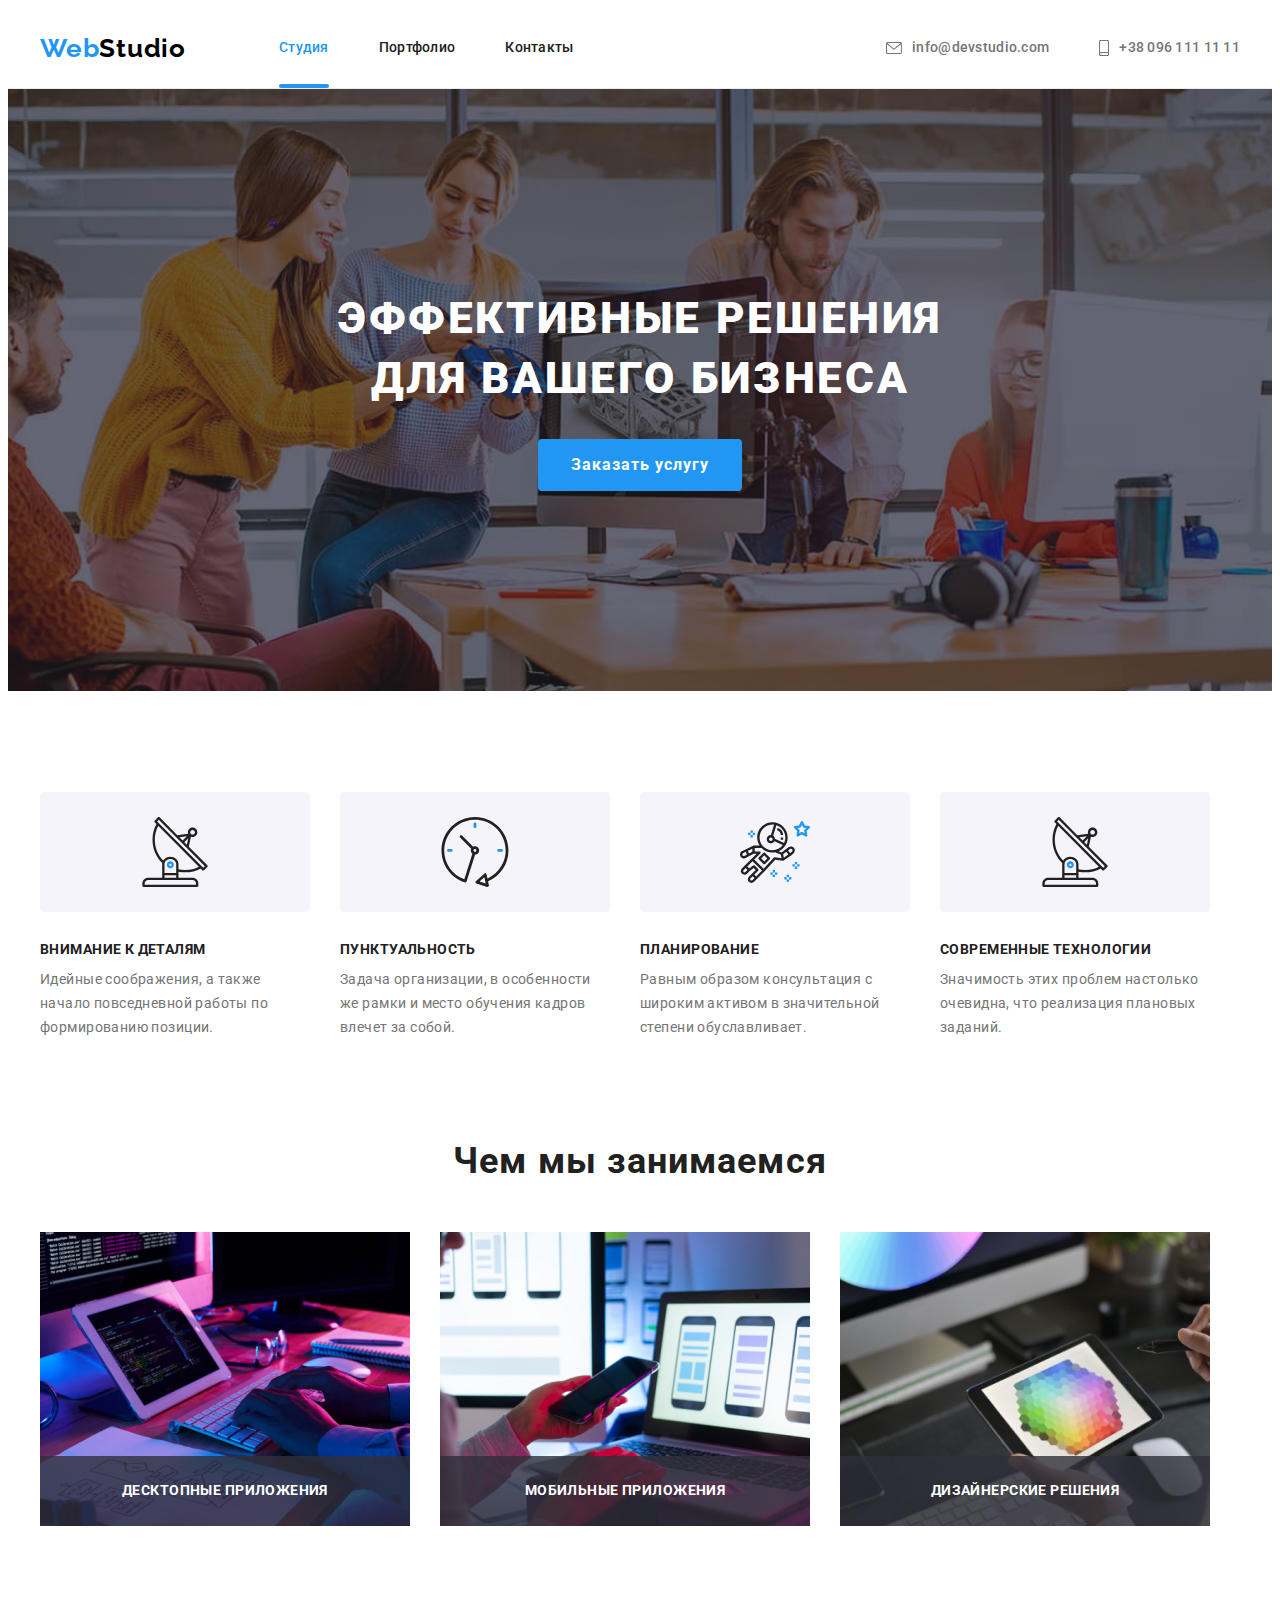
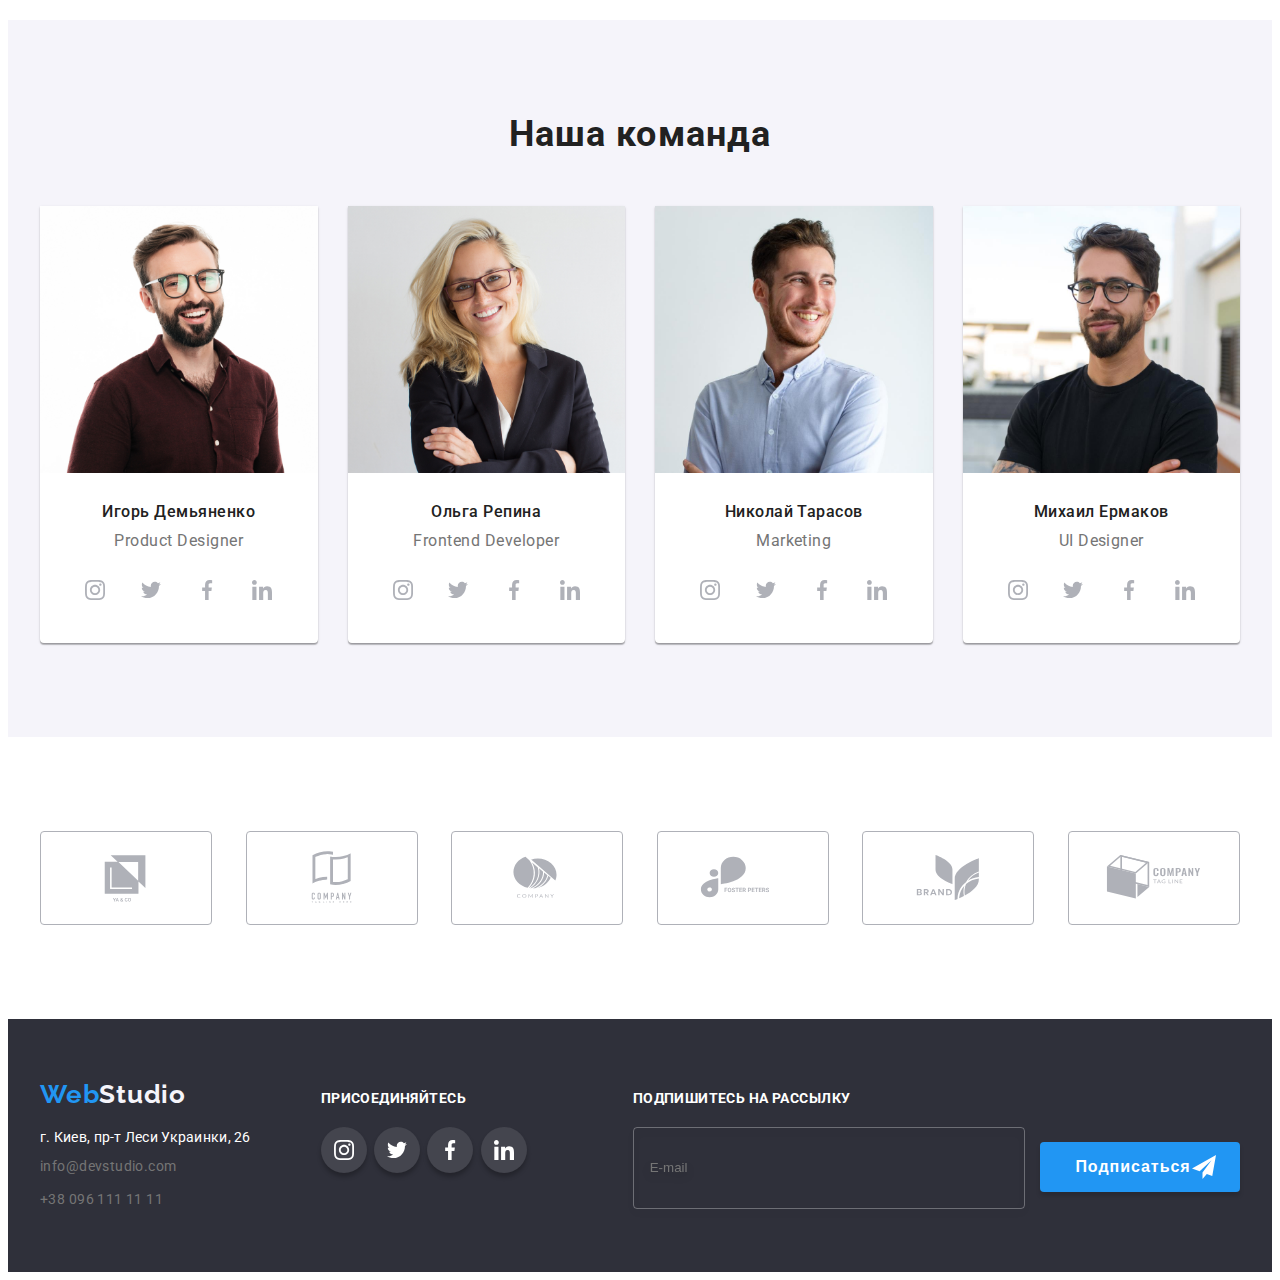
<file: index.html>
<!DOCTYPE html>
<html lang="ru">
<head>
    <meta charset="UTF-8">
    <meta http-equiv="X-UA-Compatible" content="IE=edge">
    <meta name="viewport" content="width=device-width, initial-scale=1.0">
    <title>WebStudio</title>
    <link rel="preconnect" href="https://fonts.googleapis.com">
    <link rel="preconnect" href="https://fonts.gstatic.com" crossorigin>
    <link href="https://fonts.googleapis.com/css2?family=Raleway:wght@700&family=Roboto:wght@400;500;700;900&display=swap"
        rel="stylesheet">
    <link rel="stylesheet" href="https://cdnjs.cloudflare.com/ajax/libs/modern-normalize/1.1.0/modern-normalize.min.css"
        integrity="sha512-wpPYUAdjBVSE4KJnH1VR1HeZfpl1ub8YT/NKx4PuQ5NmX2tKuGu6U/JRp5y+Y8XG2tV+wKQpNHVUX03MfMFn9Q=="
        crossorigin="anonymous" referrerpolicy="no-referrer" />
    <link rel="stylesheet" href="./css/style.css">
</head>
<body>
    <header  class="header">
    <div class="conteiner head">
        <nav class="main-nav">
            <a href="./index.html" class="logo"><span class="logo-studio-color">Web</span>Studio</a>
            <ul class="list main-nav-parts">
                <li><a href="./index.html" class="navigation current">Студия</a></li>
                <li><a href="./portfolio.html" class="navigation ">Портфолио</a></li>
                <li><a href="" class="navigation">Контакты</a></li>
            </ul>
        </nav>
        <ul class="list main-nav-contact">
            <li class="list"><a href="mailto:info@devstudio.com" class="out-navigation">
                <svg class="ico-contact" width="16" height="12">
                <use href="./images/icon/symbol-defs.svg#icon-mail"></use>
                </svg>
            info@devstudio.com</a></li>
            <li class="list"><a href="tel:+380961111111" class="out-navigation">
                <svg class="ico-contact"  width="10" height="16">
                    <use href="./images/icon/symbol-defs.svg#icon-phone"></use>
                </svg>
                +38 096 111 11 11</a></li>
        </ul>
    </div>
    </header>
    <main>
        <section class="hero hero-img">
            <div class="conteiner">
                <h1 class="hero-text">Эффективные решения для вашего бизнеса</h1>
                <button type="button" class="button" data-modal-open>Заказать услугу</button>
            </div>
        </section>
        <section class="down-section">
           <div class="conteiner">
                <h2 class="hiden-text">Мы такие</h2>
                <ul class="feature-list">
                    <li class="list">
                        <div class="ico-feature-list">
                            <svg width="70" height="70">
                                <use href="./images/icon/symbol-defs.svg#icon-antenna"></use>
                            </svg>
                        </div>
                        <h3 class="section-title">ВНИМАНИЕ К ДЕТАЛЯМ</h3>
                        <p class="section-paragraf">Идейные соображения, а также начало повседневной работы по формированию позиции.
                        </p>
                    </li>
                    <li class="list">
                        <div class="ico-feature-list">
                            <svg width="70" height="70">
                                <use href="./images/icon/symbol-defs.svg#icon-clock"></use>
                            </svg>
                        </div>
                        <h3 class="section-title">ПУНКТУАЛЬНОСТЬ</h3>
                        <p class="section-paragraf">Задача организации, в особенности же рамки и место обучения кадров влечет за
                            собой.</p>
                    </li>
                    <li class="list">
                        <div class="ico-feature-list">
                            <svg width="70" height="70">
                                <use href="./images/icon/symbol-defs.svg#icon-astronaut"></use>
                            </svg>
                        </div>
                        <h3 class="section-title">ПЛАНИРОВАНИЕ</h3>
                        <p class="section-paragraf">Равным образом консультация с широким активом в значительной степени
                            обуславливает.</p>
                    </li>
                    <li class="list">
                        <div class="ico-feature-list">
                            <svg width="70" height="70">
                                <use href="./images/icon/symbol-defs.svg#icon-antenna"></use>
                            </svg>
                        </div>
                        <h3 class="section-title">СОВРЕМЕННЫЕ ТЕХНОЛОГИИ</h3>
                        <p class="section-paragraf">Значимость этих проблем настолько очевидна, что реализация плановых заданий.</p>
                    </li>
                </ul>
           </div>
        </section>
        <section class="section-project">
            <div class="conteiner">
                <h2 class="section-projects-title">Чем мы занимаемся</h2>
                <ul class="section-project-photo">
                    <li class="list">
                        <img src="./images/img1.jpg" alt="Проектирование" width="370">
                        <p class="project-text">Десктопные приложения</p>
                    </li>
                    <li class="list">
                        <img src="./images/img2.jpg" alt="Мобильная разработка" width="370">
                        <p class="project-text">Мобильные приложения</p>
                    </li>
                    <li class="list">
                        <img src="./images/img3.jpg" alt="Дизайн" width="370">
                        <p class="project-text">Дизайнерские решения</p>
                    </li>
                </ul>
            </div>
        </section>
       
        <section class="teem-part">
            <div class="conteiner">
                <h2 class="teem-part-title">Наша команда</h2>
                <ul class="teem">
                    <li class="list teem-conteiner"><img src="./images/ihor.jpg" alt="Фото Игоря" width="270">
                       <div class="teem-part-text">
                            <h3 class="teem-name">Игорь Демьяненко</h3>
                            <p class="teem-profession">Product Designer</p>
                            <ul>
                                <li class="list"><a href="" class="ico-sm"><svg width="20" height="20">
                                    <use href="./images/icon/symbol-defs.svg#icon-instagram"></use>
                                </svg></a></li>
                                <li class="list"><a href="" class="ico-sm"><svg width="20" height="20">
                                    <use href="./images/icon/symbol-defs.svg#icon-twitter"></use>
                                </svg></a></li>
                                <li class="list"><a href="" class="ico-sm"><svg width="20" height="20">
                                    <use href="./images/icon/symbol-defs.svg#icon-facebook"></use>
                                </svg></a></li>
                                <li class="list"><a href="" class="ico-sm"><svg width="20" height="20">
                                    <use href="./images/icon/symbol-defs.svg#icon-linkedi"></use>
                                </svg></a></li>
                            </ul>
                       </div>
                    </li>
                    <li class="list teem-conteiner"><img src="./images/olha.jpg" alt="Фото Ольги" width="270">
                       <div class="teem-part-text">
                            <h3 class="teem-name">Ольга Репина</h3>
                            <p class="teem-profession">Frontend Developer</p>
                            <ul>
                                <li class="list"><a href="" class="ico-sm"><svg width="20" height="20">
                                            <use href="./images/icon/symbol-defs.svg#icon-instagram"></use>
                                        </svg></a></li>
                                <li class="list"><a href="" class="ico-sm"><svg width="20" height="20">
                                            <use href="./images/icon/symbol-defs.svg#icon-twitter"></use>
                                        </svg></a></li>
                                <li class="list"><a href="" class="ico-sm"><svg width="20" height="20">
                                            <use href="./images/icon/symbol-defs.svg#icon-facebook"></use>
                                        </svg></a></li>
                                <li class="list"><a href="" class="ico-sm"><svg width="20" height="20">
                                            <use href="./images/icon/symbol-defs.svg#icon-linkedi"></use>
                                        </svg></a></li>
                            </ul>
                       </div>
                    </li>
                    <li class="list teem-conteiner"><img src="./images/nik.jpg" alt="Фото Николая" width="270">
                        <div class="teem-part-text">
                            <h3 class="teem-name">Николай Тарасов</h3>
                            <p class="teem-profession">Marketing</p>
                            <ul>
                                <li class="list"><a href="" class="ico-sm"><svg width="20" height="20">
                                            <use href="./images/icon/symbol-defs.svg#icon-instagram"></use>
                                        </svg></a></li>
                                <li class="list"><a href="" class="ico-sm"><svg width="20" height="20">
                                            <use href="./images/icon/symbol-defs.svg#icon-twitter"></use>
                                        </svg></a></li>
                                <li class="list"><a href="" class="ico-sm"><svg width="20" height="20">
                                            <use href="./images/icon/symbol-defs.svg#icon-facebook"></use>
                                        </svg></a></li>
                                <li class="list"><a href="" class="ico-sm"><svg width="20" height="20">
                                            <use href="./images/icon/symbol-defs.svg#icon-linkedi"></use>
                                        </svg></a></li>
                            </ul>
                        </div>
                    </li>
                    <li class="list teem-conteiner"><img src="./images/mick.jpg" alt="Фото Михаила" width="270">
                       <div class="teem-part-text">
                            <h3 class="teem-name">Михаил Ермаков</h3>
                            <p class="teem-profession">UI Designer</p>
                            <ul>
                                <li class="list"><a href="" class="ico-sm"><svg width="20" height="20">
                                            <use href="./images/icon/symbol-defs.svg#icon-instagram"></use>
                                        </svg></a></li>
                                <li class="list"><a href="" class="ico-sm"><svg width="20" height="20">
                                            <use href="./images/icon/symbol-defs.svg#icon-twitter"></use>
                                        </svg></a></li>
                                <li class="list"><a href="" class="ico-sm"><svg width="20" height="20">
                                            <use href="./images/icon/symbol-defs.svg#icon-facebook"></use>
                                        </svg></a></li>
                                <li class="list"><a href="" class="ico-sm"><svg width="20" height="20">
                                            <use href="./images/icon/symbol-defs.svg#icon-linkedi"></use>
                                        </svg></a></li>
                            </ul>
                       </div>
                    </li>
                </ul>
            </div>
        </section>
        <section class="regular-client">
            <div class="conteiner">
                <ul>
                    <li class="list">
                    <a href="" class="regular-client-li">
                        <svg width="106" height="60" class="regular-client-ico">
                            <use href="./images/icon/symbol-defs.svg#icon-Logo0"></use>
                        </svg>
                    </a>
                    </li>
                    <li class="list">
                     <a href="" class="regular-client-li">
                        <svg width="106" height="60" class="regular-client-ico">
                            <use href="./images/icon/symbol-defs.svg#icon-Logo-1"></use>
                        </svg>
                     </a>
                    </li>
                    <li class="list">
                        <a href="" class="regular-client-li">
                            <svg width="106" height="60" class="regular-client-ico">
                                <use href="./images/icon/symbol-defs.svg#icon-Logo-2"></use>
                            </svg>
                        </a>
                    </li>
                    <li class="list">
                        <a href="" class="regular-client-li">
                            <svg width="106" height="60" class="regular-client-ico">
                                <use href="./images/icon/symbol-defs.svg#icon-Logo-3"></use>
                            </svg>
                        </a>
                    </li>
                    <li class="list">
                        <a href="" class="regular-client-li">
                        <svg width="106" height="60" class="regular-client-ico">
                            <use href="./images/icon/symbol-defs.svg#icon-Logo-4"></use>
                        </svg>
                    </a>
                    </li>
                    <li class="list">
                        <a href="" class="regular-client-li">
                            <svg width="106" height="60" class="regular-client-ico">
                                <use href="./images/icon/symbol-defs.svg#icon-Logo-5"></use>
                            </svg>
                        </a>
                    </li>
                </ul>
            </div>
        </section>
    </main>
    <footer class="footer">
      <div class="conteiner">
       <div>
            <a href="./index.html" class="logo-footer"><span class="logo-studio-color">Web</span>Studio</a>
            <address class="adress-footer">
                <ul>
                    <li class="list">
                        <p>г. Киев, пр-т Леси Украинки, 26</p>
                    </li>
                    <li class="list"><a href="mailto:info@devstudio.com" class="footer-navigation">info@devstudio.com</a></li>
                    <li class="list"><a href="tel:+380961111111" class="footer-navigation">+38 096 111 11 11</a></li>
                </ul>
            </address>
       </div>
        
        <div class="footer-link">
            <p class="footer-link-text">присоединяйтесь</p>
            <ul>
                <li class="list"><a href="" class="ico-sm-footer"><svg width="20" height="20">
                    <use href="./images/icon/symbol-defs.svg#icon-instagram"></use>
                </svg></a></li>
                <li class="list"><a href="" class="ico-sm-footer"><svg width="20" height="20">
                    <use href="./images/icon/symbol-defs.svg#icon-twitter"></use>
                </svg></a></li>
                <li class="list" ><a href="" class="ico-sm-footer"><svg width="20" height="20">
                    <use href="./images/icon/symbol-defs.svg#icon-facebook"></use>
                </svg></a></li>
                <li class="list" ><a href="" class="ico-sm-footer"><svg width="20" height="20">
                    <use href="./images/icon/symbol-defs.svg#icon-linkedi"></use>
                </svg></a></li>
            </ul>
        </div>
        <div class="subscribe">
            <p class="footer-link-text">Подпишитесь на рассылку</p>
            
            <form class="footer-button-wrap">
                <input type="email" name="footer-input" id="footer-input" placeholder="E-mail" class="footer-input">
                <button type="submit" class="footer-button">Подписаться
                <svg width="24" height="24" class="footer-input-svg">
                    <use href="./images/icon/symbol-defs.svg#iconsend"></use>
                </svg>
               </button>
            </form>
        </div>
      </div>
    </footer>

    <div class="backdrop is-hidden" data-modal>
        <div class="modal">
         <button type="button" class="close-modal"><svg width="18" height="18" data-modal-close>
            <use href="./images/icon/symbol-defs.svg#icon-close"></use>
        </svg></button> 
        <p class="modal-title">Оставьте свои данные, мы вам перезвоним</p>
       <form>          
            <label class="modal-description" for="user-name">Имя</label>                    
                <div class="modal-input-wrap" >
                    <input type="text" name="user-name" class="modal-input" id="user-name" />
                    <svg width="18" height="18" class="modal-svg">
                        <use href="./images/icon/symbol-defs.svg#icon-person-modal"></use>
                    </svg>
                </div>
         
                   <label class="modal-description" for="user-tell">Телефон</label>
                    <div class="modal-input-wrap">
                        <input type="tel" name="user-tell" class="modal-input" id="user-tell"/>
                        <svg width="18" height="18" class="modal-svg">
                            <use href="./images/icon/symbol-defs.svg#icon-phone-modal"></use>
                        </svg>
                    </div>
           
                    <label class="modal-description" for="user-email">Почта</label>                    
                    <div class="modal-input-wrap">
                        <input type="email" name="user-email" id="user-email" class="modal-input" />
                        <svg width="18" height="18" class="modal-svg">
                            <use href="./images/icon/symbol-defs.svg#icon-email-modal"></use>
                        </svg>
                    </div>
                     
                    <div class="modal-label-last">
                        <label class="modal-description">
                            Комментарий
                            <textarea class="modal-input" placeholder="Введите текст"></textarea>
                        </label>
                    </div>              
             
                <div class="modal-area-chb">
                    <input type="checkbox" name="politick" id="modal-chb-text" class="input-check visually-hidden">
                    <label class="check-text" for="modal-chb-text">Соглашаюсь с рассылкой и принимаю <a href=""
                            class="modal-link-to"> Условия договора</a></label>
                </div>
            
            <button type="submit" class="modal-button">Отправить</button>
            
       </form>
        </div>
    </div>

    <script src="./js/modal.js"></script>
</body>
</html>
</file>
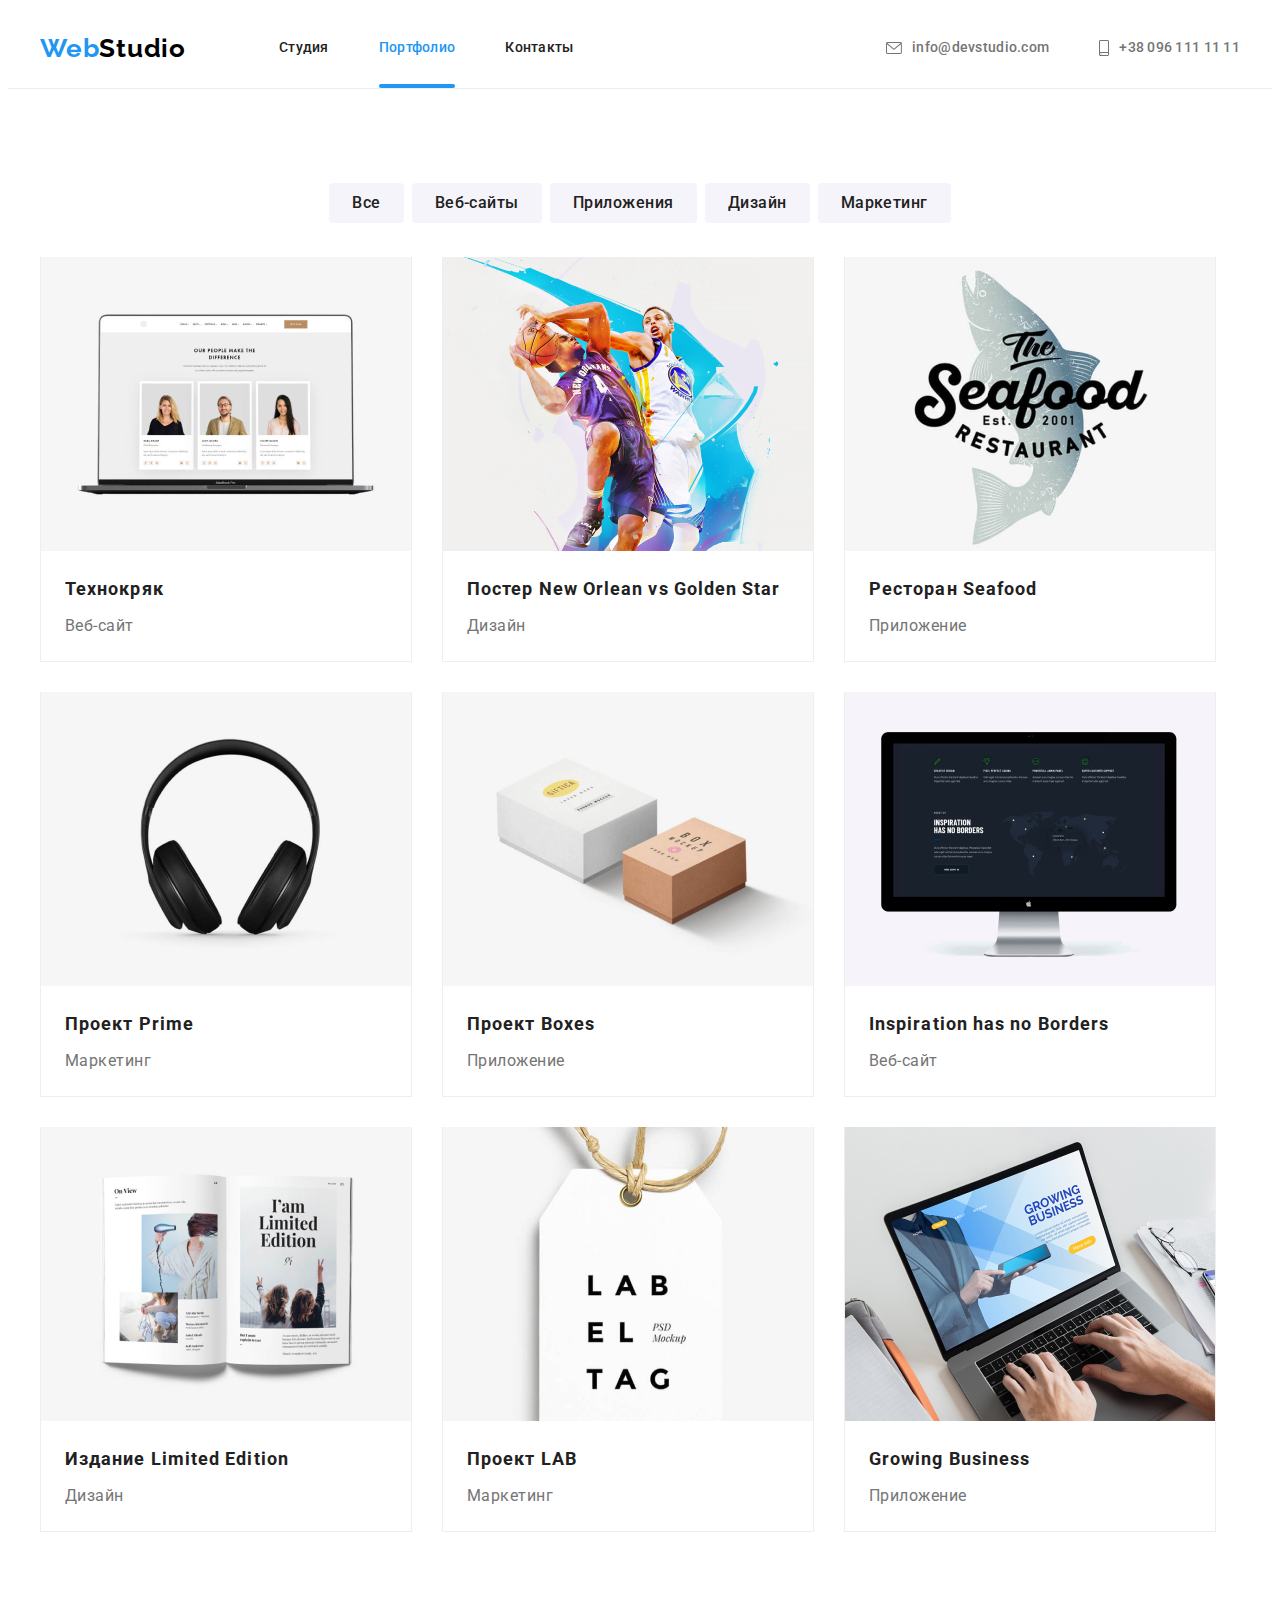
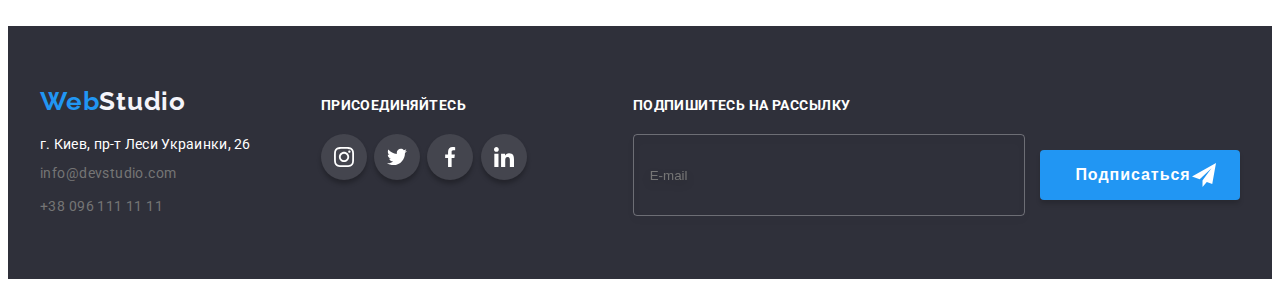
<file: portfolio.html>
<!DOCTYPE html>
<html lang="ru">
<head>
    <meta charset="UTF-8">
    <meta http-equiv="X-UA-Compatible" content="IE=edge">
    <meta name="viewport" content="width=device-width, initial-scale=1.0">
    <title>WebStudio</title>
    <link rel="preconnect" href="https://fonts.googleapis.com">
    <link rel="preconnect" href="https://fonts.gstatic.com" crossorigin>
    <link href="https://fonts.googleapis.com/css2?family=Raleway:wght@700&family=Roboto:wght@400;500;700;900&display=swap"
        rel="stylesheet">
        <link rel="stylesheet" href="https://cdnjs.cloudflare.com/ajax/libs/modern-normalize/1.1.0/modern-normalize.min.css"
            integrity="sha512-wpPYUAdjBVSE4KJnH1VR1HeZfpl1ub8YT/NKx4PuQ5NmX2tKuGu6U/JRp5y+Y8XG2tV+wKQpNHVUX03MfMFn9Q=="
            crossorigin="anonymous" referrerpolicy="no-referrer" />
    <link rel="stylesheet" href="./css/style.css">
</head>
<body>
<header class="header">
    <div class="conteiner head">
        <nav class="main-nav">
            <a href="./index.html" class="logo"><span class="logo-studio-color">Web</span>Studio</a>
            <ul class="list main-nav-parts">
                <li><a href="./index.html" class="navigation">Студия</a></li>
                <li><a href="./portfolio.html" class="navigation current">Портфолио</a></li>
                <li><a href="" class="navigation">Контакты</a></li>
            </ul>
        </nav>
        <ul class="list main-nav-contact">
            <li class="list"><a href="mailto:info@devstudio.com" class="out-navigation">
                    <svg class="ico-contact" width="16" height="12">
                        <use href="./images/icon/symbol-defs.svg#icon-mail"></use>
                    </svg>
                    info@devstudio.com</a></li>
            <li class="list"><a href="tel:+380961111111" class="out-navigation">
                    <svg class="ico-contact" width="10" height="16">
                        <use href="./images/icon/symbol-defs.svg#icon-phone"></use>
                    </svg>
                    +38 096 111 11 11</a></li>
        </ul>
    </div>
</header>
    <main>
        <section class="portfolio-section">
           <div class="conteiner">
                <h1 class="hiden-text">Портфолио</h1>
                <ul class="portfolio-button">
                    <li class="list"><button type="button" class="button-portfolio">Все</button></li>
                    <li class="list"><button type="button" class="button-portfolio">Веб-сайты</button></li>
                    <li class="list"><button type="button" class="button-portfolio">Приложения</button></li>
                    <li class="list"><button type="button" class="button-portfolio">Дизайн</button></li>
                    <li class="list"><button type="button" class="button-portfolio">Маркетинг</button></li>
                </ul>
                <ul class="portfolio-item">
                    <li class="list portfolio-item-li">
                        <a href="https://www.instagram.com/" class="text-decoratio-none">
                            <div class="wrap-text-portfolio">
                                <img src="./images/portfolio/img.jpg" alt="" width="370">
                                <p class="text-top">Ресурс предлагает комплексные предложения с разным уровнем функционала и сервисов. Все это
                                    позволит посетителю получить
                                    исчерпывающие сведения о компании или частном лице.</p>
                            </div>
                            <div class="portfolio-item-text">
                                <h2 class="carts-title">Технокряк</h2>
                                <p class="carts-description">Веб-сайт</p>
                            </div>
                        </a>
                    </li>
                    <li class="list portfolio-item-li">
                        <a href="" class="text-decoratio-none">
                                <div class="wrap-text-portfolio">
                                    <img src="./images/portfolio/img-1.jpg" alt="" width="370">
                                    <p class="text-top">Ресурс предлагает комплексные предложения с разным уровнем функционала и сервисов. Все это
                                        позволит посетителю получить
                                        исчерпывающие сведения о компании или частном лице.</p>
                                </div>
                            
                            <div class="portfolio-item-text">
                                <h2 class="carts-title">Постер New Orlean vs Golden Star</h2>
                                <p class="carts-description">Дизайн</p>
                            </div>
                        </a>
                    </li>
                    <li class="list portfolio-item-li">
                        <a href="" class="text-decoratio-none">
                            <div class="wrap-text-portfolio">
                                <img src="./images/portfolio/img-2.jpg" alt="" width="370">
                                <p class="text-top">Ресурс предлагает комплексные предложения с разным уровнем функционала и сервисов. Все это
                                    позволит посетителю получить
                                    исчерпывающие сведения о компании или частном лице.</p>
                            </div>
                            
                            <div class="portfolio-item-text">
                                <h2 class="carts-title">Ресторан Seafood</h2>
                                <p class="carts-description">Приложение</p>
                            </div>
                        </a>
                    </li>
                    <li class="list portfolio-item-li">
                        <a href="" class="text-decoratio-none">
                            <div class="wrap-text-portfolio">
                                <img src="./images/portfolio/img-3.jpg" alt="" width="370">
                                <p class="text-top">Ресурс предлагает комплексные предложения с разным уровнем функционала и сервисов. Все это
                                    позволит посетителю получить
                                    исчерпывающие сведения о компании или частном лице.</p>
                            </div>
                            
                            <div class="portfolio-item-text">
                                <h2 class="carts-title">Проект Prime</h2>
                                <p class="carts-description">Маркетинг</p>
                            </div>
                            
                        </a>
                    </li>
                    <li class="list portfolio-item-li">
                        <a href="" class="text-decoratio-none">
                            <div class="wrap-text-portfolio">
                                <img src="./images/portfolio/img-4.jpg" alt="" width="370">
                                <p class="text-top">Ресурс предлагает комплексные предложения с разным уровнем функционала и сервисов. Все это
                                    позволит посетителю получить
                                    исчерпывающие сведения о компании или частном лице.</p>
                            </div>
                            
                            <div class="portfolio-item-text">
                                <h2 class="carts-title">Проект Boxes</h2>
                                <p class="carts-description">Приложение</p>
                            </div>
                         
                        </a>
                    </li>
                    <li class="list portfolio-item-li">
                        <a href="" class="text-decoratio-none">
                            <div class="wrap-text-portfolio">
                                <img src="./images/portfolio/img-5.jpg" alt="" width="370">
                                <p class="text-top">Ресурс предлагает комплексные предложения с разным уровнем функционала и сервисов. Все это
                                    позволит посетителю получить
                                    исчерпывающие сведения о компании или частном лице.</p>
                            </div>
                            
                            <div class="portfolio-item-text">
                                    <h2 class="carts-title">Inspiration has no Borders</h2>
                                    <p class="carts-description">Веб-сайт</p>
                            </div>
                       
                        </a>
                    </li>
                    <li class="list portfolio-item-li">
                        <a href="" class="text-decoratio-none">
                            <div class="wrap-text-portfolio">
                                <img src="./images/portfolio/img-6.jpg" alt="" width="370">
                                <p class="text-top">Ресурс предлагает комплексные предложения с разным уровнем функционала и сервисов. Все это
                                    позволит посетителю получить
                                    исчерпывающие сведения о компании или частном лице.</p>
                            </div>
                            
                            <div class="portfolio-item-text">
                                <h2 class="carts-title">Издание Limited Edition</h2>
                                <p class="carts-description">Дизайн</p>
                            </div>
                            
                        </a>
                    </li>
                    <li class="list portfolio-item-li">
                        <a href="" class="text-decoratio-none">
                            <div class="wrap-text-portfolio">
                                <img src="./images/portfolio/img-7.jpg" alt="" width="370">
                                <p class="text-top">Ресурс предлагает комплексные предложения с разным уровнем функционала и сервисов. Все это
                                    позволит посетителю получить
                                    исчерпывающие сведения о компании или частном лице.</p>
                            </div>
                            
                            <div class="portfolio-item-text">
                                <h2 class="carts-title">Проект LAB</h2>
                                <p class="carts-description">Маркетинг</p>
                            </div>
                          
                        </a>
                    </li>
                    <li class="list portfolio-item-li">
                        <a href="" class="text-decoratio-none">
                            <div class="wrap-text-portfolio">
                                <img src="./images/portfolio/img-8.jpg" alt="" width="370">
                                <p class="text-top">Ресурс предлагает комплексные предложения с разным уровнем функционала и сервисов. Все это
                                    позволит посетителю получить
                                    исчерпывающие сведения о компании или частном лице.</p>
                            </div>
                            
                            <div class="portfolio-item-text">
                                <h2 class="carts-title">Growing Business</h2>
                                <p class="carts-description">Приложение</p>
                            </div>
                           
                        </a>
                    </li>
                    
                </ul>
           </div>
        </section>
    </main>
<footer class="footer">
    <div class="conteiner">
        <div>
            <a href="./index.html" class="logo-footer"><span class="logo-studio-color">Web</span>Studio</a>
            <address class="adress-footer">
                <ul>
                    <li class="list">
                        <p>г. Киев, пр-т Леси Украинки, 26</p>
                    </li>
                    <li class="list"><a href="mailto:info@devstudio.com"
                            class="footer-navigation">info@devstudio.com</a></li>
                    <li class="list"><a href="tel:+380961111111" class="footer-navigation">+38 096 111 11 11</a></li>
                </ul>
            </address>
        </div>

        <div class="footer-link">
            <p class="footer-link-text">присоединяйтесь</p>
            <ul>
                <li class="list"><a href="" class="ico-sm-footer"><svg width="20" height="20">
                            <use href="./images/icon/symbol-defs.svg#icon-instagram"></use>
                        </svg></a></li>
                <li class="list"><a href="" class="ico-sm-footer"><svg width="20" height="20">
                            <use href="./images/icon/symbol-defs.svg#icon-twitter"></use>
                        </svg></a></li>
                <li class="list"><a href="" class="ico-sm-footer"><svg width="20" height="20">
                            <use href="./images/icon/symbol-defs.svg#icon-facebook"></use>
                        </svg></a></li>
                <li class="list"><a href="" class="ico-sm-footer"><svg width="20" height="20">
                            <use href="./images/icon/symbol-defs.svg#icon-linkedi"></use>
                        </svg></a></li>
            </ul>
        </div>
        <div class="subscribe">
            <p class="footer-link-text">Подпишитесь на рассылку</p>
            
            <form class="footer-button-wrap">
                <input type="email" name="footer-input" id="footer-input" placeholder="E-mail" class="footer-input">
                <button type="submit" class="footer-button">
                    Подписаться
                    <svg width="24" height="24" class="footer-input-svg">
                        <use href="./images/icon/symbol-defs.svg#iconsend"></use>
                    </svg>
                </button>
            </form>
        </div>
    </div>
</footer>
<script src="./js/modal.js"></script>
</body>

</html>
</file>
<file: css/style.css>
:root{
    --nav-black: #212121;
    --accent: #2196F3;
    --footer-bcg: #2F303A;
    --page-color:#ffffff;
    --main-text-color:#212121;
    --paragraf-color: #ffffff;
    --adress-color: #757575;
    --down-section:#F5F4FA;
    --just-blck:#000000;
    --border-portgolio:#eee;
    --border-header:#ECECEC;
    }
h1,
h2,
h3,
h4,
h5,
h6,
p,
ul
{
   margin: 0px;
   padding: 0px;
}

body{
    font-family: 'Roboto', sans-serif;
    color: var(--main-text-color);
    background-color: var(--page-color);
    font-size: 14px;
    line-height: 1.14;
    letter-spacing: 0.02em;
}
.list {
    list-style-type: none;
    padding-left: 0px;
}

.conteiner{
    margin-left: auto;
    margin-right: auto;
    width: 1200px;
    padding: 0 15px 0 15px;
   /* outline: 2px solid tomato;*/
}
.head {
    display: flex;
    align-items: center;
  
}
.header{
    display: flex;
    align-items: center;
    border-bottom: 1px solid var(--border-header);
}
.main-nav{
    display: flex;
    align-items: center;
}
.main-nav-parts {
    margin-left: 93px;
    display: flex;
}
.main-nav-contact {
    display: flex;
    margin-left:auto;
    
}
.main-nav-contact .out-navigation{
    align-items: center;
    display: flex;
}
.logo{
    display: inline;
    font-family: 'Raleway', sans-serif;
    font-weight: 700;
    font-size: 26px;
    line-height: 1.19;
    letter-spacing: 0.03em;
    color: var(--just-blck);
    text-decoration: none;

}
.logo-studio-color{
    color: var(--accent);
}
.navigation{
    color: var(--nav-black);
    font-weight: 500;
    display: block;
    text-decoration: none;
    padding-bottom: 32px;
    padding-top: 32px;

    transition: color 250ms cubic-bezier(0.4, 0, 0.2, 1);

}
.main-nav-parts li,
.main-nav-contact li{
    margin-right: 50px;
}
.main-nav-parts li:last-child,
.main-nav-contact li:last-child{
    margin-right: 0;
}
.navigation:hover,
.navigation:focus,
.out-navigation:hover,
.out-navigation:focus,
.footer-navigation:hover,
.footer-navigation:focus
{
    color: var(--accent);
}
.out-navigation:hover .ico-contact,
.out-navigation:focus .ico-contact{
    box-shadow: 0px 4px 4px rgba(0, 0, 0, 0.25);
}
.current{
    color: var(--accent);
    position: relative;
}
.current::after{
    content: '';
    display: block;
    background-color: var(--accent);
    width: 100%;
    height: 4px;
    border-radius: 2px;
    position: absolute;
    bottom: 0;
    
}

.out-navigation{
    color: var(--adress-color);
    font-weight: 500;
    text-decoration: none;
    display: block;
    padding-bottom: 32px;
    padding-top: 32px;

    transition: color 250ms cubic-bezier(0.4, 0, 0.2, 1);
   
}
.ico-contact{
    margin-right: 10px;
    align-items: center;
    fill:currentColor;

    transition: box-shadow 250ms cubic-bezier(0.4, 0, 0.2, 1);
}

/* -----Hero-----*/
.hero {

    padding-top: 200px;
    padding-bottom: 200px;
    max-width: 1600px;
    background-image:linear-gradient(to right, rgba(47, 48, 58, 0.4),
        rgba(47, 48, 58, 0.4)),
        url(../images/hero.jpg);
    background-color: var(--footer-bcg);
    background-repeat: no-repeat;
    background-position: center;
    background-size: cover;
    margin-right: auto;
    margin-left: auto;
 
    text-align: center;

}
.hero-text{

    width: 696px;
    margin-left: auto;
    margin-right: auto;
    margin-bottom: 30px;

    color: var(--paragraf-color);
    font-weight: 900;
    font-size: 44px;
    line-height: 1.36;
    text-transform: uppercase;
    letter-spacing: 0.06em;
    }
.button{

    color: var(--paragraf-color);
    background-color: var(--accent);
    font-family: 'Roboto', sans-serif;
    font-weight: 700;
    font-size: 16px;
    line-height: 1.88;
    cursor: pointer;
    letter-spacing: 0.06em;
    padding: 10px 32px;
    border: 1px solid transparent;
    border-radius: 4px;
    min-width: 200px;
    
    transition: color 250ms cubic-bezier(0.4, 0, 0.2, 1),background-color 250ms cubic-bezier(0.4, 0, 0.2, 1);
    }

.button:hover,
.button:focus{
    background-color: var(--paragraf-color);
    color: var(--accent);
}

/*---------down-section*----------------*/
.down-section{
    padding-top: 101px;
    padding-bottom: 101px;
}
.ico-feature-list{
    display: flex;
    align-items: center;
    justify-content: center;
   
    background: #F5F4FA;
    border-radius: 4px;
    margin-bottom: 30px;
    width: 270px;
    height: 120px;
}
.hiden-text{
    visibility: hidden;
    font-size: 0;
}
.feature-list{
    display: flex;
}
.feature-list .list{
    width: 270px;
    margin-right: 30px;

}
.feature-list .list:last-child{
    margin-right: 0px;
}
.section-title{
    font-weight: 700;
    font-size: 14px;
    line-height: 1.14;
    letter-spacing: 0.03em;
    margin-bottom: 10px;
}
.section-paragraf{
    font-weight: 400;
    font-size: 14px;
    line-height: 1.71;
    letter-spacing: 0.03em;
    color: var(--adress-color);
}
/*-------project-section------*/
.section-project{
    padding-bottom: 94px;
}
.section-projects-title {
    font-weight: 700;
    font-size: 36px;
    line-height: 1.16;
    text-align: center;
    letter-spacing: 0.03em;
    margin-bottom: 50px;
    padding-top: 0;
    padding-bottom: 0;

}
.section-project-photo {
    display: flex;
}

.section-project-photo .list {
    margin-right: 30px;
    position: relative;
   
  
}
.project-text{
    position: absolute;
    bottom: 0;
    width: 100%;
    display: flex;
    align-items: center;
    justify-content: center;
    height: 70px;
    font-weight: 700;
    font-size: 14px;
    line-height: 1.14;
    letter-spacing: 0.03em;
    text-transform: uppercase;
    background-color: rgba(47, 48, 58, 0.8);;
    color: #FFFFFF;
}
.section-project-photo .list:last-child {
    margin-right: 0;
}
.section-project-photo img{
    width: 100%;
    height: auto;
    display: block;
}
/*-------teem-part-------*/
.teem-part {
    background-color: var(--down-section);
    padding-bottom: 94px;
    padding-top: 94px;
}
.teem{
    display: flex;
   
}
.teem-part-title{
    font-weight: 700;
    font-size: 36px;
    line-height: 1.16;
    text-align: center;
    letter-spacing: 0.03em;
    margin-bottom: 50px;
    
}

.teem-conteiner{
    margin-right: 30px;
    
    box-shadow: 0px 1px 3px rgba(0, 0, 0, 0.12),
    0px 1px 1px rgba(0, 0, 0, 0.14),
    0px 2px 1px rgba(0, 0, 0, 0.2);
    border-radius: 0px 0px 4px 4px;
    background-color: var(--paragraf-color);
}
.teem-conteiner:last-child {
    margin-right: 0;
}
.teem img{
    width: 100%;
    height: auto;
    display: block;
}
.teem-part-text{
    padding-top: 30px;
    padding-bottom: 30px;
}
.teem-part-text ul{
    padding-right: 32px;
    padding-left: 32px;
    display: flex;
    justify-content: space-between;
   
}
.ico-sm{
    display: flex;
    justify-content: center;
    align-items: center;
    fill: #AFB1B8;
    border: 1px solid transparent;
    background-color: transparent;
    border-radius: 50%;
    width: 44px;
    height: 44px;
    transition:background-color 250ms cubic-bezier(0.4, 0, 0.2, 1),
    border-color  250ms cubic-bezier(0.4, 0, 0.2, 1);
   
}
.ico-sm svg{
    fill: #AFB1B8;
    transition: fill 250ms cubic-bezier(0.4, 0, 0.2, 1);
    

}
.ico-sm:hover,
.ico-sm:focus,
.ico-sm:hover svg,
.ico-sm:focus svg{
    border-color: var(--accent);
    background-color: var(--accent);
    fill: var(--page-color);
    
}
.teem-name{
    font-weight: 500;
    font-size: 16px;
    line-height: 1.18;
    text-align: center;
    letter-spacing: 0.03em;
    margin-bottom: 10px;
}
.teem-profession{
    font-weight: 400;
    font-size: 16px;
    margin-bottom: 16px;
    line-height: 1.18;
    text-align: center;
    letter-spacing: 0.03em;
    color: var(--adress-color); 
}
/*--------regular-client-----*/

.regular-client{
    padding-top: 94px;
    padding-bottom: 94px;
}
.regular-client ul{
    display: flex;
    justify-content: space-between;
}
.regular-client-ico{
    fill: #AFB1B8; 
    transition: fill 250ms cubic-bezier(0.4, 0, 0.2, 1);
   
}

.regular-client-li{
    display: flex;
    align-items: center;
    justify-content: center;
    width: 170px;
    height: 92px;
    border: 1px solid #AFB1B8;
    fill: #AFB1B8;
    border-radius: 4px;
    transition: border-color 250ms cubic-bezier(0.4, 0, 0.2, 1);
  
}

.regular-client-li:focus .regular-client-ico,
.regular-client-li:hover .regular-client-ico,
.regular-client-li:hover,
.regular-client-li:focus
{
    border-color: #2196F3;
  
    fill: var(--accent);
}
/* -----Footer-----*/
.footer{
    color: var(--paragraf-color);
    background-color: var(--footer-bcg);
    padding-top: 60px;
    padding-bottom: 60px;
    display: block;
}
.footer .conteiner{
    display: flex;
    align-items: baseline;

}
.logo-footer{
    display: block;
    font-family: 'Raleway', sans-serif;
    font-weight: 700;
    font-size: 26px;
    
    line-height: 1.19;
    letter-spacing: 0.03em;
    text-decoration: none;
    color: var(--down-section);
    margin-bottom: 20px;
   
}
.footer-navigation{
    color: var(--adress-color);
    font-weight: 400;
    text-decoration: none;
    font-size: 14px;
    line-height: 1.71;
    letter-spacing: 0.03em;
    transition: color 250ms cubic-bezier(0.4, 0, 0.2, 1)
}
.adress-footer{
    font-style: normal;
    box-sizing: content-box;

}

.adress-footer .list{
 
    margin-bottom: 9px;
}

.adress-footer .list:last-child {

    margin-bottom: 0px;
}
.footer-link{
    margin-left: 70px;
}
.footer-link ul{
    display: block;
}
.footer-link-text{
    margin-bottom: 20px;
    font-weight: 700;
    font-size: 14px;
    line-height: 1.14;
    letter-spacing: 0.03em;
    text-transform: uppercase;
    
    color: #FFFFFF;
}
.footer-link ul {
    width: 206px;
   
    display: flex;
    justify-content: space-between;

}

.ico-sm-footer {
    display: flex;
    justify-content: center;
    align-items: center;
    fill: var(--page-color);
    border: 1px solid transparent;
    background-color: rgba(255, 255, 255, 0.1);
    border-radius: 50%;
    width: 44px;
    height: 44px;
    box-shadow: 0px 4px 4px rgba(0, 0, 0, 0.25);
    transition: fill 250ms cubic-bezier(0.4, 0, 0.2, 1),
    background-color 250ms cubic-bezier(0.4, 0, 0.2, 1),
    border-color 250ms cubic-bezier(0.4, 0, 0.2, 1)
    ;
    

}

.ico-sm-footer:hover,
.ico-sm-gooter:focus {
    border: 1px solid var(--accent);
    background-color: var(--accent);
    fill: var(--page-color);
    border-radius: 50%;
    width: 44px;
    height: 44px;
}

.subscribe{
    margin-left: auto;
}
.footer-input{
    height: 50px;
    width: 358px;
    background: transparent;
    padding: 15px 16px;
    margin-right: 12px;
    border: 1px solid rgba(255, 255, 255, 0.3);
    color: #fff;
    filter: drop-shadow(0px 4px 4px rgba(0, 0, 0, 0.15));
    border-radius: 4px;
}
.footer-button{
    position: relative;
    width: 200px;
    height: 50px;
    background: #2196F3;
    box-shadow: 0px 4px 4px rgba(0, 0, 0, 0.15);
    border-radius: 4px;
    border-color: transparent;
    padding-right: 20px;
    font-weight: 700;
    font-size: 16px;
    line-height: 1.88;
    letter-spacing: 0.06em;
    color: #FFFFFF;
    cursor: pointer;

}


.footer-input-svg{
    position: absolute;
    display: inline-block;
    right: 22px;
    top: 50%;
    transform: translateY(-50%);
}

/* -----Portfolio-----*/
.portfolio-section {
    color: var(--page-color);
    padding-top: 94px;
    padding-bottom: 94px;
}

.button-portfolio{
    font-family: inherit;
    font-style: normal;
    font-weight: 500;
    font-size: 16px;
    line-height: 1.62;
    text-align: center;
    letter-spacing: 0.03em;
    background-color: var(--down-section);
    color: var(--main-text-color);
    cursor: pointer;
    padding: 6px 22px;
    border: 1px solid transparent;
    border-radius: 4px;

    transition: background-color 250ms cubic-bezier(0.4, 0, 0.2, 1),
    box-shadow 250ms cubic-bezier(0.4, 0, 0.2, 1),
    color 250ms cubic-bezier(0.4, 0, 0.2, 1)
    ;
    
}
.button-portfolio:hover,
.button-portfolio:focus
{
    font-family: inherit;
    font-style: normal;
    font-weight: 500;
    font-size: 16px;
    line-height: 1.62;
    text-align: center;
    letter-spacing: 0.03em;
    color: var(--paragraf-color);
    background-color: var(--accent);
    box-shadow: 0px 3px 1px rgba(0, 0, 0, 0.1),
    0px 1px 2px rgba(0, 0, 0, 0.08),
    0px 2px 2px rgba(0, 0, 0, 0.12);
}
.portfolio-button{
    display: flex;
 
    margin-bottom: 34px;
    justify-content: center;
} 
.portfolio-button li{
    margin-right: 8px;
    
}
.portfolio-button li:last-child {
    margin-right: 0;
}
.portfolio-item{
    display: flex;
    flex-wrap: wrap;
  
}

.portfolio-item-li{
    width: 370px;
    margin-right: 30px;
    margin-bottom: 30px;
    
    border-right: 1px solid var(--border-portgolio);
    border-left: 1px solid var(--border-portgolio);
    border-bottom: 1px solid var(--border-portgolio);
}
.text-decoratio-none {
    display: block;

    transition: box-shadow 250ms cubic-bezier(0.4, 0, 0.2, 1);
    text-decoration: none;

    
}
.text-decoratio-none:hover,
.text-decoratio-none:focus{
    box-shadow: 0px 1px 1px rgba(0, 0, 0, 0.12),
    0px 4px 4px rgba(0, 0, 0, 0.06),
    1px 4px 6px rgba(0, 0, 0, 0.16);
}
.text-decoratio-none:hover .text-top{
    transform: translateY(0%);
}

.wrap-text-portfolio{
   position: relative; 
   overflow: hidden;
}
.wrap-text-portfolio img{
    display: block;
}
.text-top{
    position: absolute;
    top: 0;
    padding: 63px 24px ;
    font-size: 18px;
    line-height: 1.56;
    letter-spacing: 0.03em;
    background-color: rgba(33, 150, 243, 0.9);
    height: 100%;
    color: #ffffff;
    transform: translateY(101%);
    transition: transform 300ms;
}
.portfolio-item-text{
   
    padding: 20px 24px;
  
}
.portfolio-item-text .carts-title{
    margin-bottom: 4px;
 
}

.portfolio-item li:nth-child(3n+3){
    margin-right: 0;
}
.portfolio-item li:nth-last-child(-n+3) {
    margin-bottom: 0;
}

.carts-title{
    font-weight: 700;
    font-size: 18px;
    line-height: 2;
    letter-spacing: 0.06em;
    color: var(--main-text-color);
    
}

.carts-description{
    font-size: 16px;
    line-height: 1.88;
    letter-spacing: 0.03em;
    color: var(--adress-color);
    
}
/*-----------modal--------*/
.backdrop{
    position: fixed;
    transition: opacity 250ms, visibility 250ms;
    top: 0;
    background-color: rgba(0, 0, 0, 0.2);
    width: 100%;
    height: 100%;
    display: flex;
    align-items: center;
    justify-content: center;
}
.modal{
    position: relative;
   
    width: 528px;
    height: 581px;
    padding: 40px;
    background: #fff;
    box-shadow: 0px 1px 3px rgba(0, 0, 0, 0.12),
    0px 1px 1px rgba(0, 0, 0, 0.14),
    0px 2px 1px rgba(0, 0, 0, 0.2);
    border-radius: 4px;
}
.close-modal{
    position: absolute;
    top: 8px;
    right: 8px;
    width: 30px;
    height: 30px;
    display: flex;
    align-items: center;
    justify-content: center;
    cursor: pointer;
    border: 1px solid rgba(0, 0, 0, 0.1);
    background-color: #fff;
    border-radius: 50%;
    fill: #000000;
    transition: fill 250ms cubic-bezier(0.4, 0, 0.2, 1);
}
.close-modal:hover,
.close-modal:focus{
    fill: #2196F3;
}
.is-hidden{
    opacity: 0;
    pointer-events: none;
    visibility: hidden;
}
.modal-title{
    margin-bottom: 12px;
    font-weight: 700;
    font-size: 20px;
    line-height:1.15;
    text-align: center;
    letter-spacing: 0.03em;
    
    color: #212121;
}

.modal-description{
    font-size: 12px;
    line-height: 1.66;
    letter-spacing: 0.01em;  
    color: #757575;
    margin-bottom: 4px;
    
}
.modal-input{
    
    width: 100%;
    height: 40px;
    padding-top: 12px;
    padding-bottom: 12px;
    padding-left: 32px;

    border: 1px solid rgba(33, 33, 33, 0.2);
    border-radius: 4px;
    outline: none;
    transition: border-color 250ms cubic-bezier(0.4, 0, 0.2, 1); 
}

.modal-input:hover,
.modal-input:focus{
    border-color: #2196F3;
}

.modal-input:hover + .modal-svg,
.modal-input:focus + .modal-svg{
    fill: #2196F3;
}
.modal-description textarea{
    display: block;
    font-family: inherit;
    resize: none;
    padding: 12px 16px;
    height: 120px;
    font-size: 12px;
    line-height: 1.16;
    letter-spacing: 0.01em;
    
}
.modal-input::placeholder{
    font-weight: 400;
    font-size: 14px;
    line-height: 16px;
    letter-spacing: 0.01em;

    color: rgba(117, 117, 117, 0.5);

}
.modal-button{
    display: flex;
    align-items: center;
    justify-content: center;
    margin: 0 auto;
    margin-top: 30px;
    width: 200px;
    height: 50px;
    font-weight: 700;
    font-size: 16px;
    line-height: 1.88;   
    letter-spacing: 0.06em;
   
    color: #FFFFFF;
    border: 1px solid transparent;
    background: #188CE8;
    box-shadow: 0px 4px 4px rgba(0, 0, 0, 0.15);
    border-radius: 4px;
}
.modal-area-chb{
    display: flex;
        align-items: center;
        justify-content: center;
        margin: 0 auto;
}
.modal-chb-text{
    font-size: 14px;
    line-height:1.71;
     
    letter-spacing: 0.03em;
    
    color: #757575;
}
.modal-link-to{
    margin-left: 3px;
    color: #2196F3;
}
.modal-input-wrap{
    position: relative;
    margin-bottom: 10px;
}
.modal-label-last{
    margin-bottom: 20px;
}
.chb{
    display: flex;
    position: relative;
}
.modal-svg{
    position: absolute;
    left: 12px;
    top: 50%;
    transform: translateY(-50%);
    transition: fill 250ms cubic-bezier(0.4, 0, 0.2, 1);
}

.chb::before{
    content: '';
    width: 16px;
    height: 15px;
    background-image: url(../images/icon/vector.svg);
}
.modal-input:checked + .chb::before{
    border: none;
    background-image: url(../images/icon/icon/check.svg);
    background-repeat: no-repeat;
    background-position: center;
}

.check-text {
    font-size: 14px;
    color: #555555;
    display: flex;
    align-items: center;
    position: relative;
}

.check-text::before {
    content: "";
    width: 16px;
    height: 15px;
    border: 2px solid #212121;
    border-radius: 3px;
    margin-right: 5px;
}

.input-check:checked+.check-text::before {
    background-color: var(--accent-color);
    border: none;
    background-image: url(../images/icon/check.svg);
    background-repeat: no-repeat;
    background-position: center;
}
.visually-hidden {
    position: absolute;
    white-space: nowrap;
    width: 1px;
    height: 1px;
    overflow: hidden;
    border: 0;
    padding: 0;
    clip: rect(0 0 0 0);
    clip-path: inset(50%);
    margin: -1px;
}
</file>
